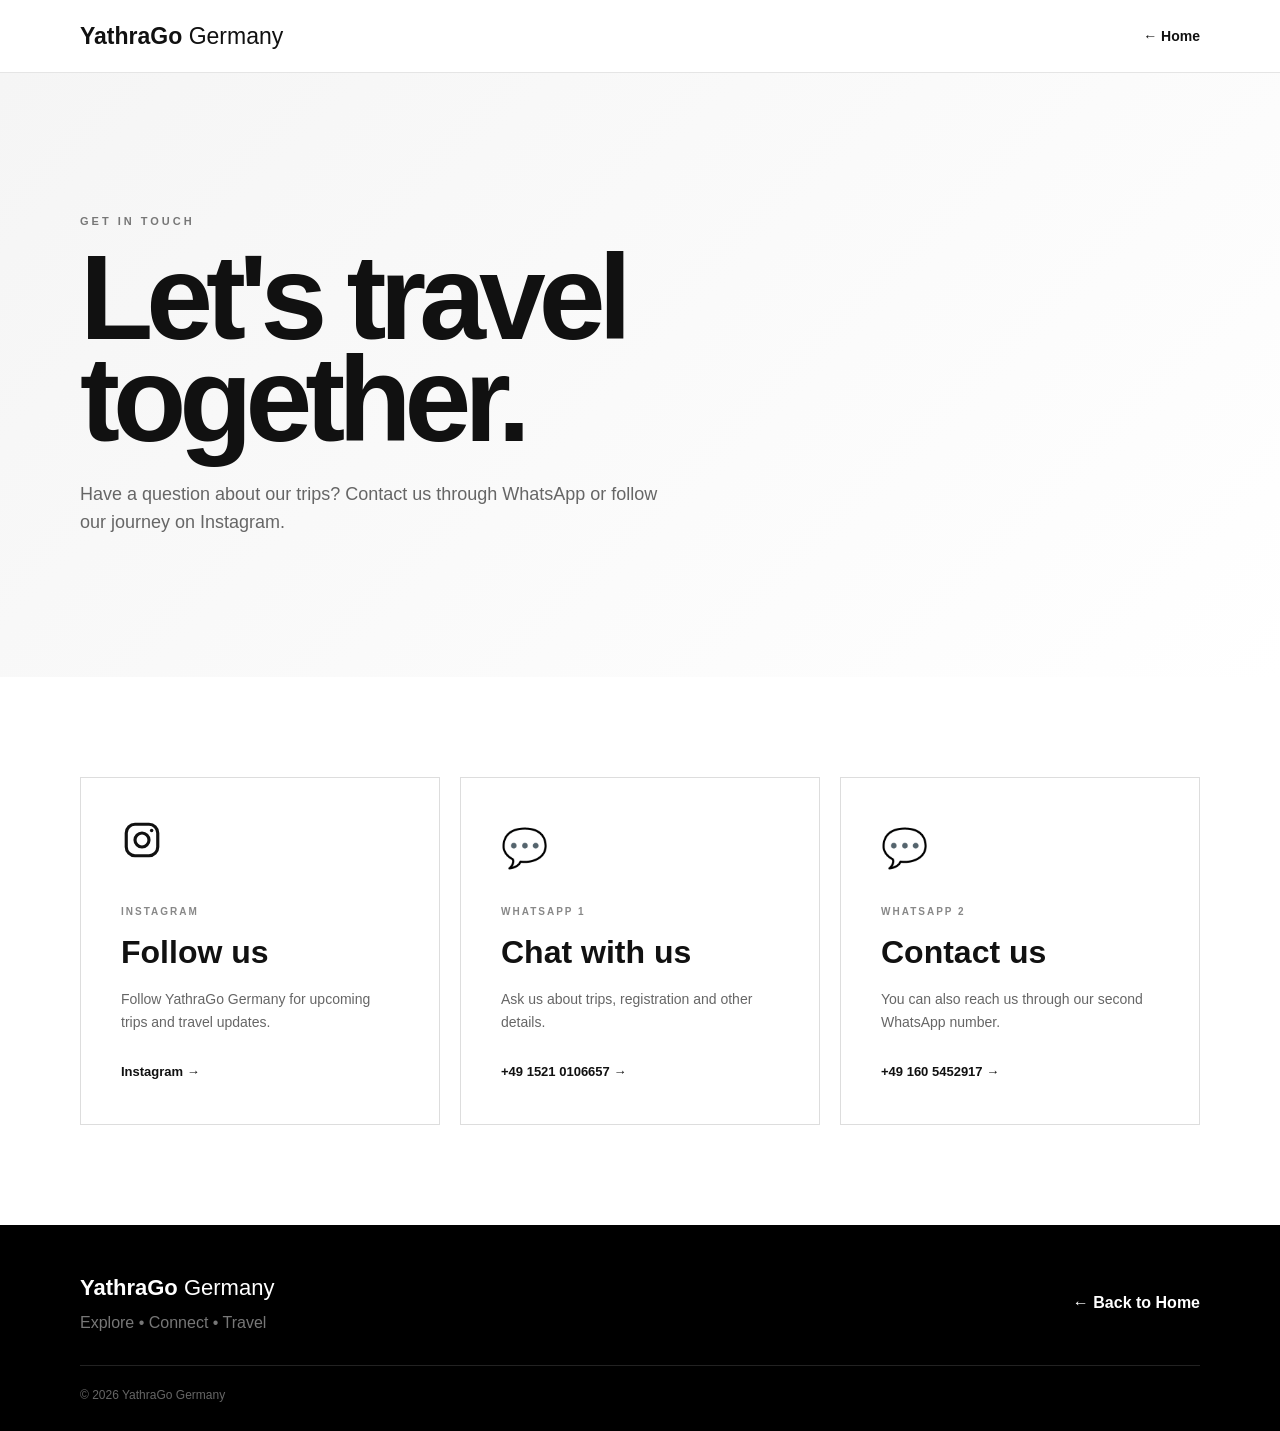
<file: contact.html>
<!DOCTYPE html>
<html lang="en">
<head>

    <meta charset="UTF-8">

    <meta name="viewport"
          content="width=device-width, initial-scale=1.0">

    <title>Contact | YathraGo Germany</title>

    <link rel="stylesheet" href="style.css">

</head>

<body class="contact-page">


<!-- =========================
     HEADER
========================= -->

<header class="site-header">

    <div class="nav-container">

        <a href="index.html" class="logo">
            YathraGo <span>Germany</span>
        </a>

        <a href="index.html" class="back-link">
            ← Home
        </a>

    </div>

</header>


<!-- =========================
     CONTACT HERO
========================= -->

<section class="contact-hero">

    <div class="content-container">

        <div class="section-label">
            GET IN TOUCH
        </div>

        <h1>
            Let's travel<br>
            together.
        </h1>

        <p>
            Have a question about our trips?
            Contact us through WhatsApp or follow
            our journey on Instagram.
        </p>

    </div>

</section>


<!-- =========================
     CONTACT OPTIONS
========================= -->

<section class="contact-options">

    <div class="content-container">

        <div class="contact-grid">


            <!-- INSTAGRAM -->

            <a
                href="https://www.instagram.com/yathrago_germany/"
                target="_blank"
                rel="noopener"
                class="contact-card">

                <div class="contact-icon instagram-icon">
    <svg viewBox="0 0 24 24" aria-hidden="true">
        <rect x="3" y="3" width="18" height="18" rx="5"></rect>
        <circle cx="12" cy="12" r="4"></circle>
        <circle cx="17.5" cy="6.5" r="1"></circle>
    </svg>
</div>

                <div class="contact-label">
                    INSTAGRAM
                </div>

                <h2>
                    Follow us
                </h2>

                <p>
                    Follow YathraGo Germany for
                    upcoming trips and travel updates.
                </p>

                <span>
                    Instagram →
                </span>

            </a>


            <!-- WHATSAPP 1 -->

            <a
                href="https://wa.me/4915210106657"
                target="_blank"
                rel="noopener"
                class="contact-card">

                <div class="contact-icon">
                    💬
                </div>

                <div class="contact-label">
                    WHATSAPP 1
                </div>

                <h2>
                    Chat with us
                </h2>

                <p>
                    Ask us about trips, registration
                    and other details.
                </p>

                <span>
                    +49 1521 0106657 →
                </span>

            </a>


            <!-- WHATSAPP 2 -->

            <a
                href="https://wa.me/491605452917"
                target="_blank"
                rel="noopener"
                class="contact-card">

                <div class="contact-icon">
                    💬
                </div>

                <div class="contact-label">
                    WHATSAPP 2
                </div>

                <h2>
                    Contact us
                </h2>

                <p>
                    You can also reach us through
                    our second WhatsApp number.
                </p>

                <span>
                    +49 160 5452917 →
                </span>

            </a>


        </div>

    </div>

</section>


<!-- =========================
     FOOTER
========================= -->

<footer class="site-footer">

    <div class="footer-container">

        <div>

            <div class="footer-logo">
                YathraGo <span>Germany</span>
            </div>

            <p>
                Explore • Connect • Travel
            </p>

        </div>

        <a href="index.html">
            ← Back to Home
        </a>

    </div>

    <div class="copyright">
        © 2026 YathraGo Germany
    </div>

</footer>


</body>
</html>
</file>
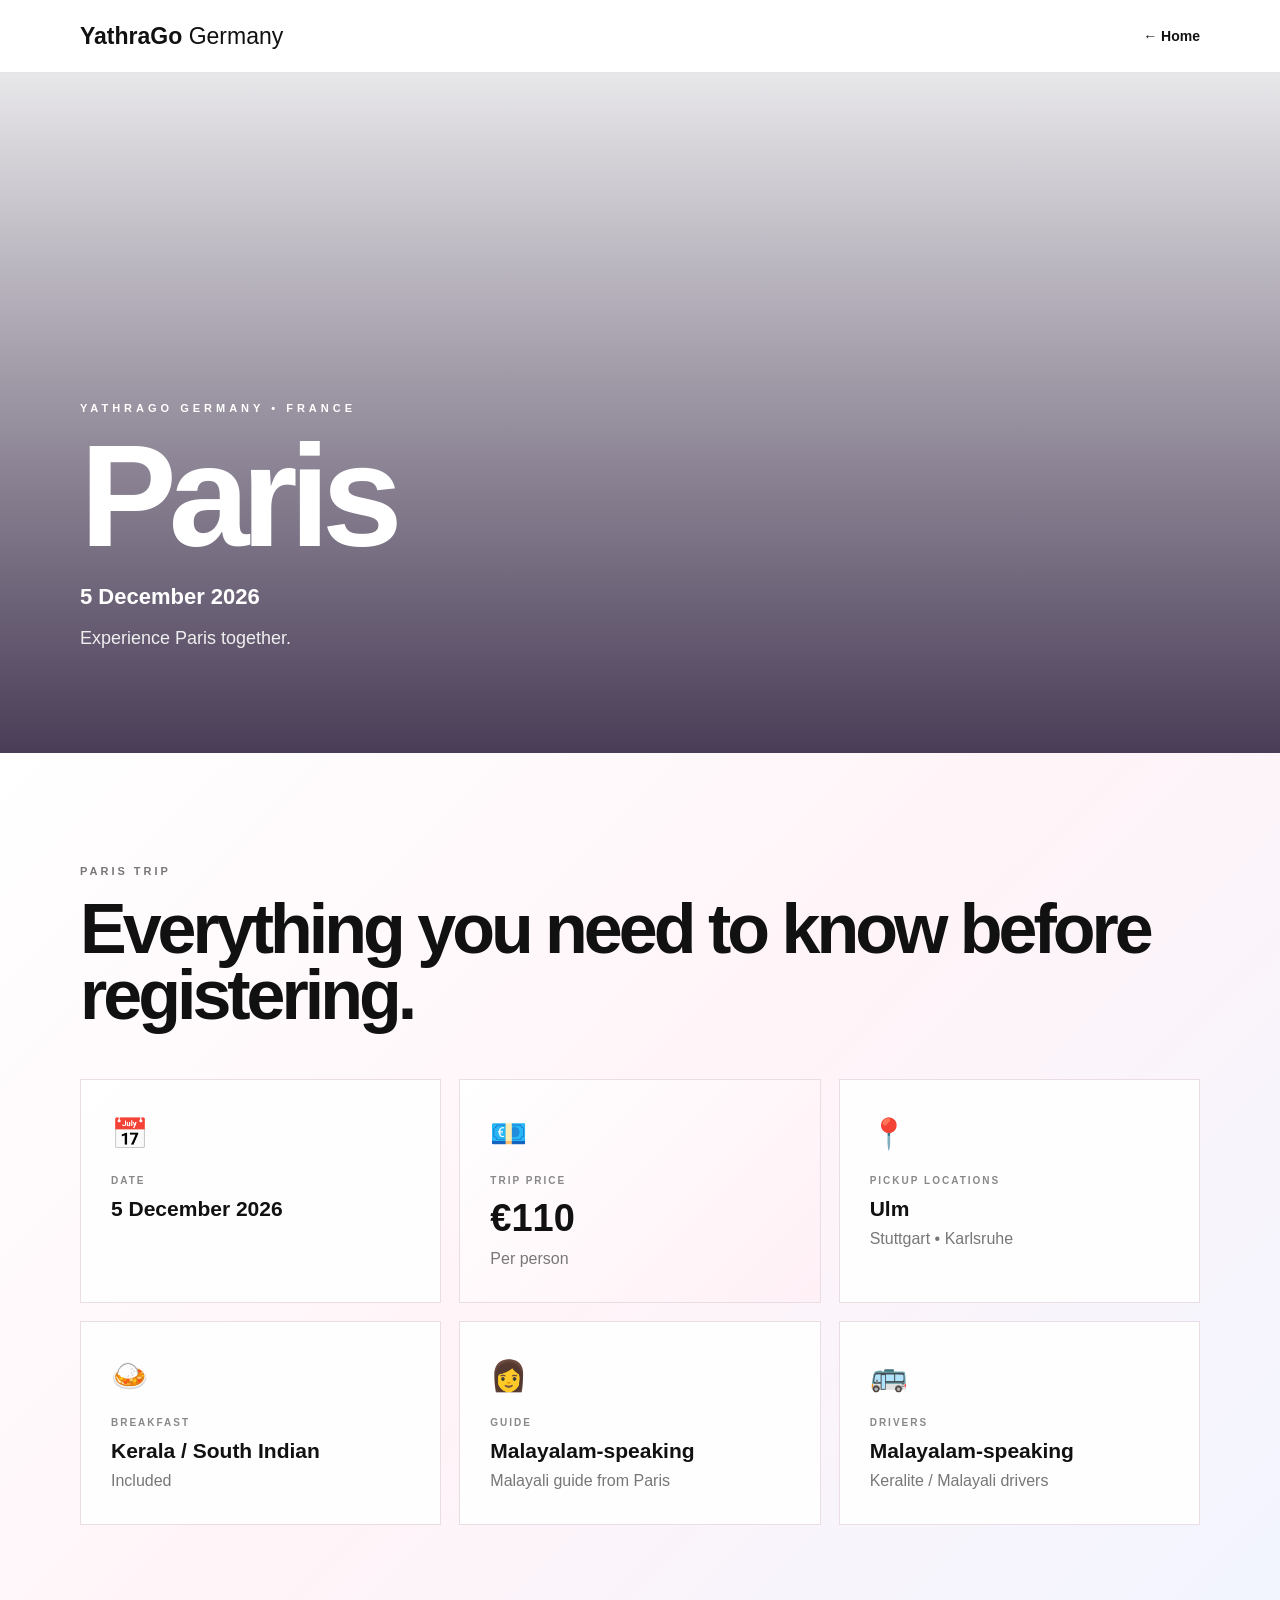
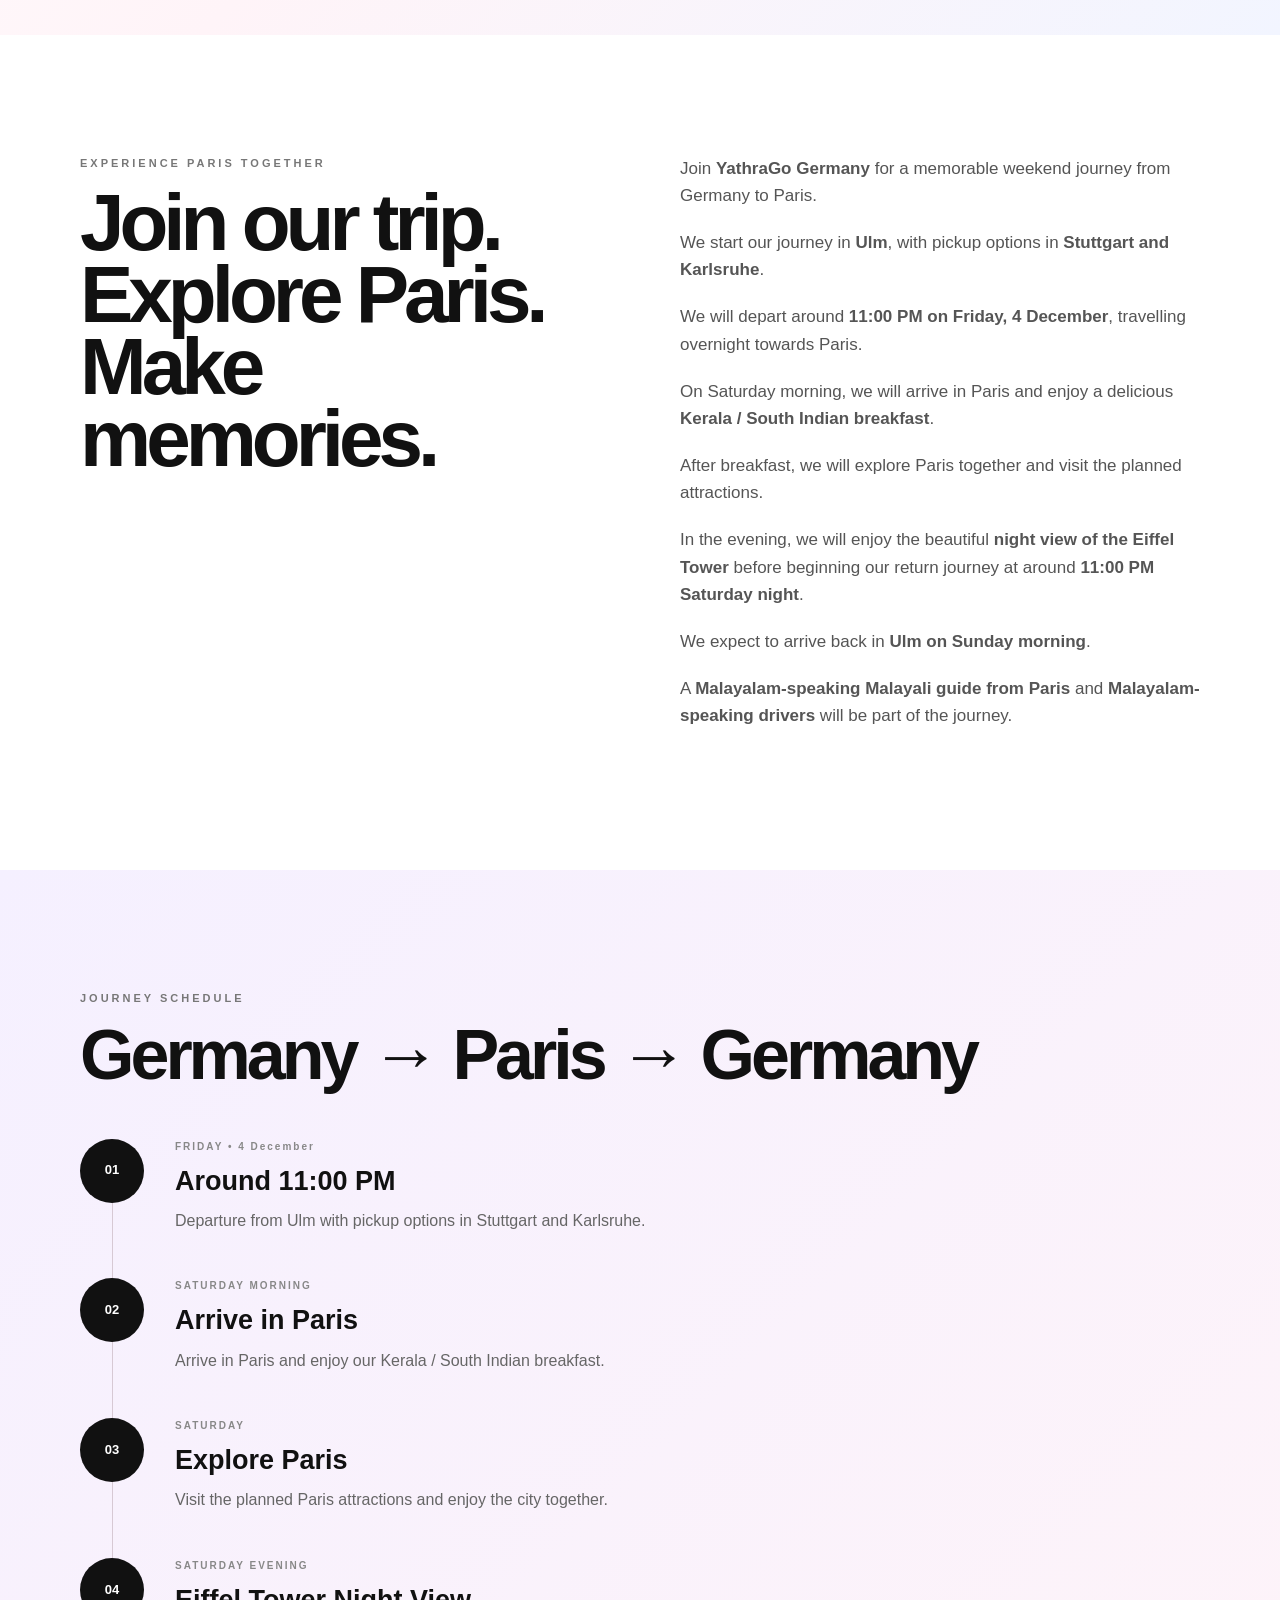
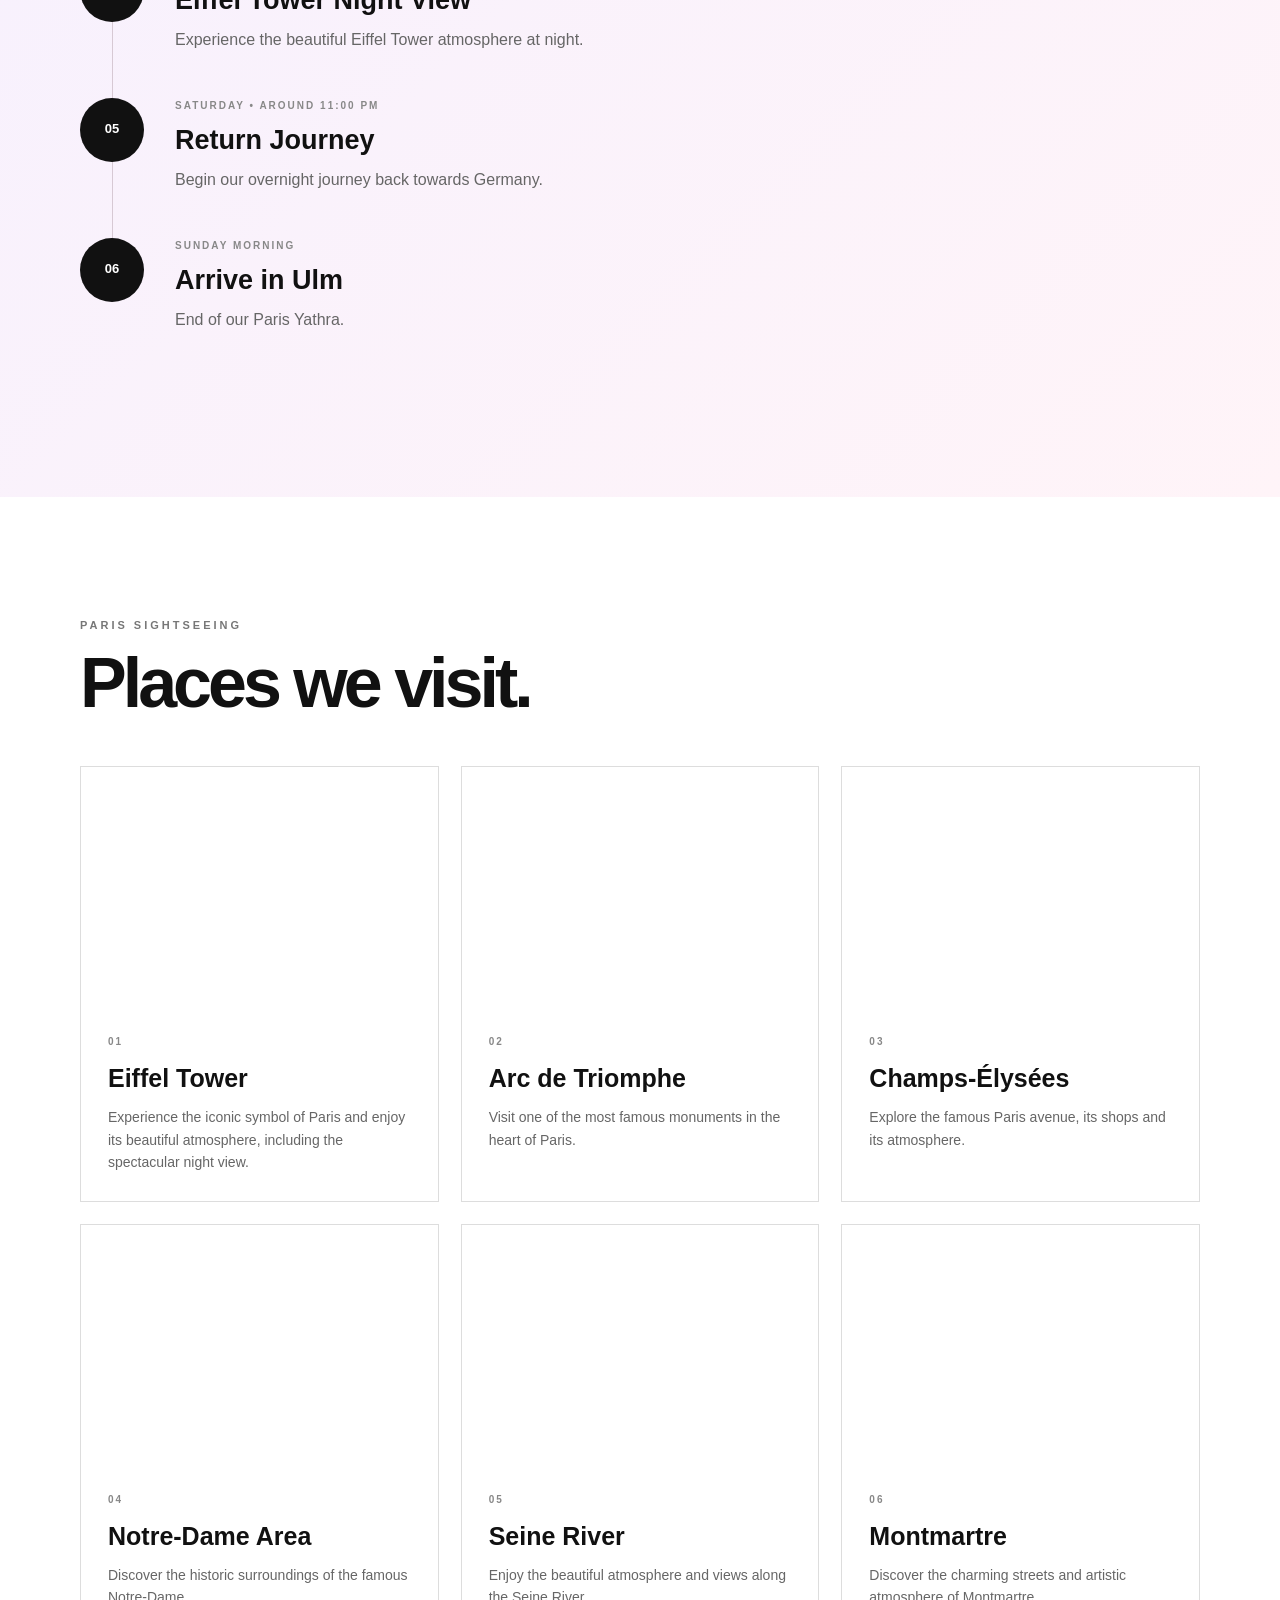
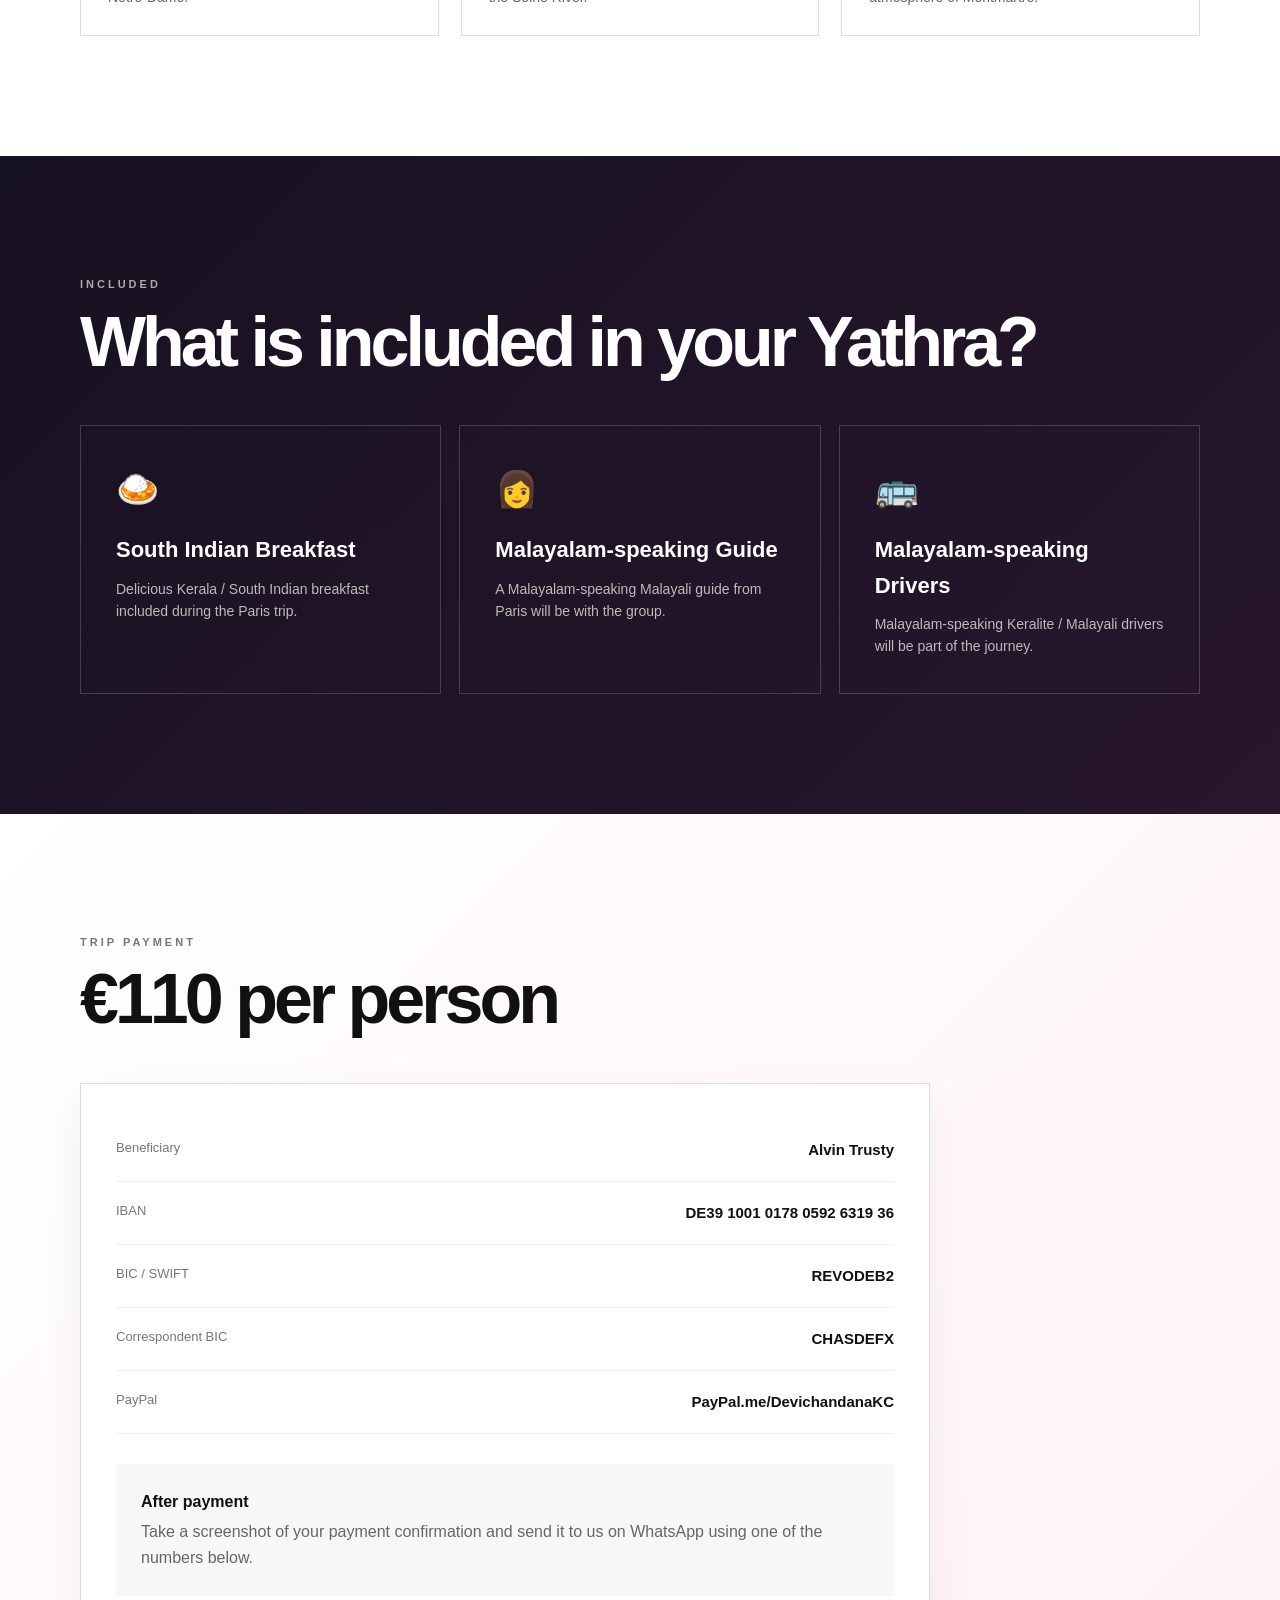
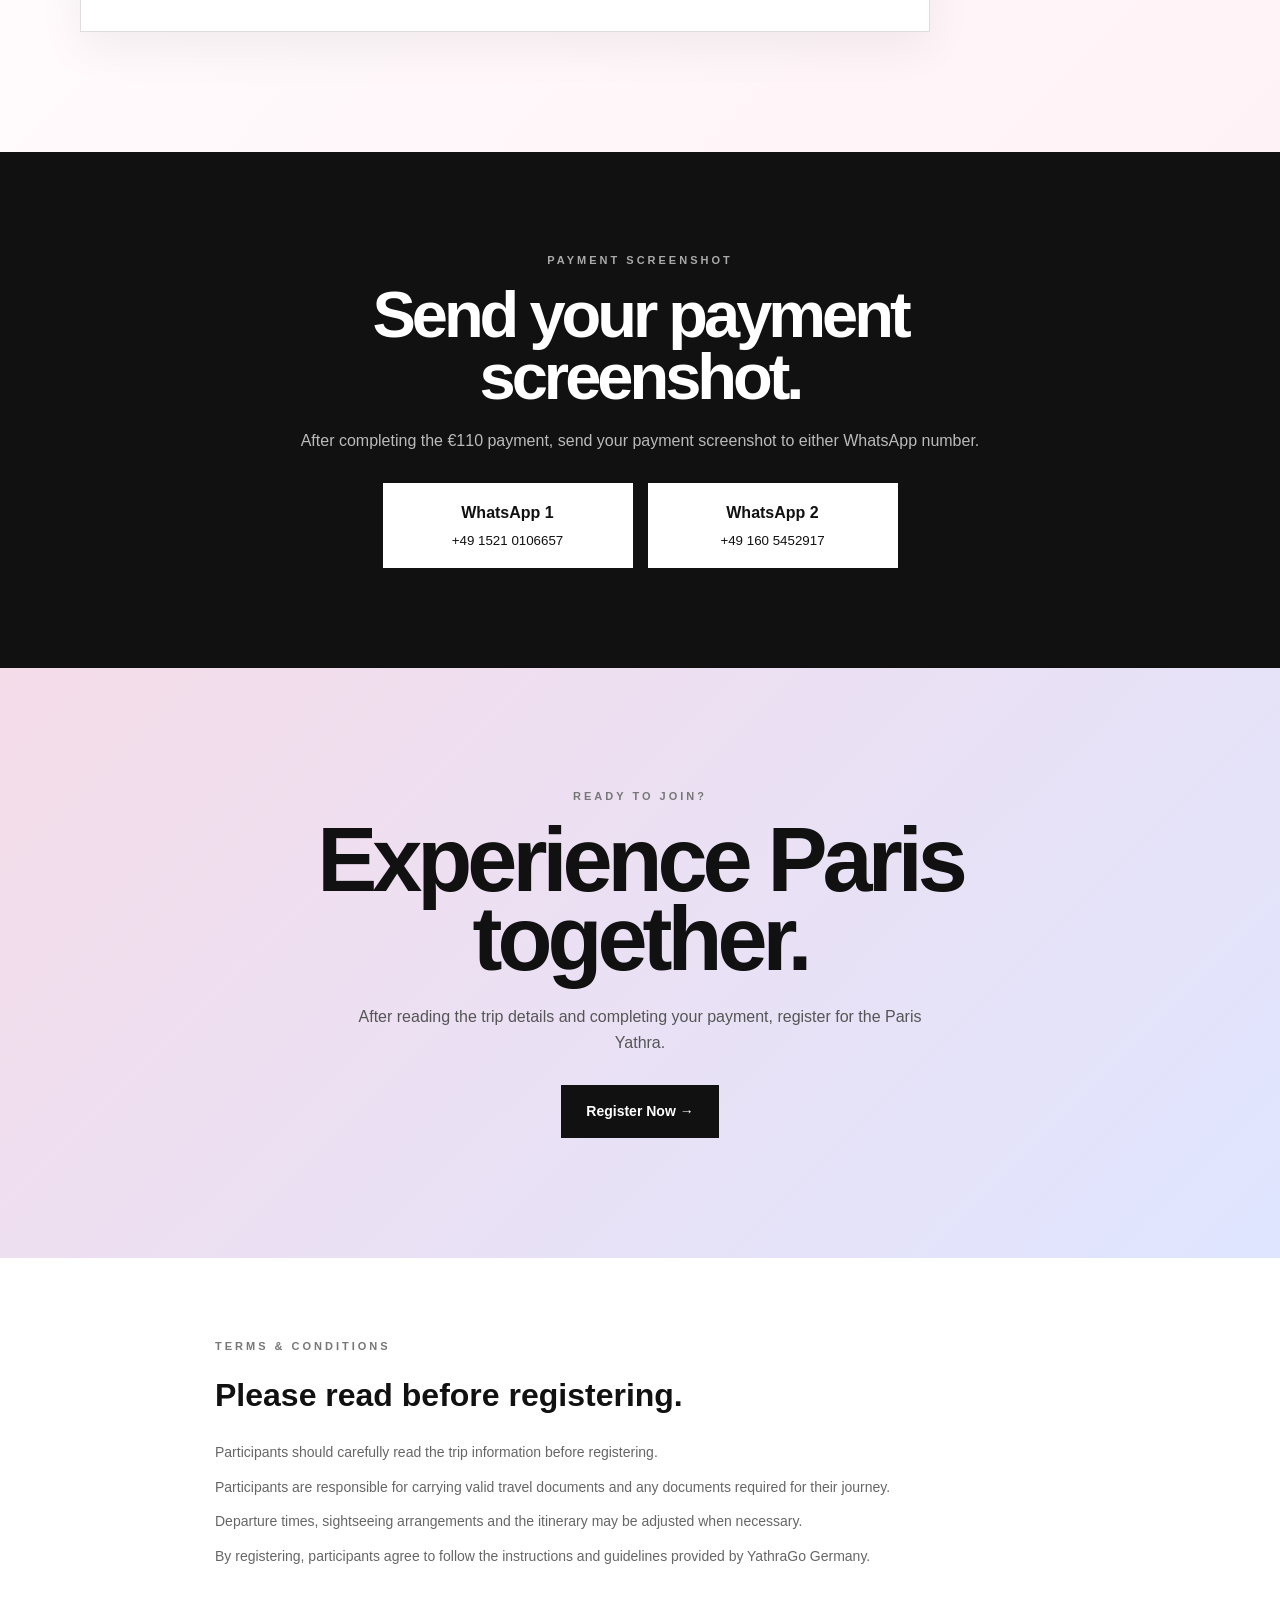
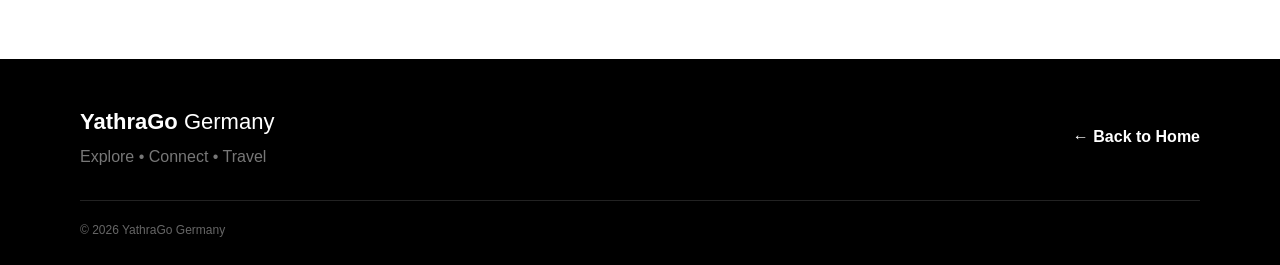
<file: paris.html>
<!DOCTYPE html>
<html lang="en">
<head>

    <meta charset="UTF-8">

    <meta name="viewport"
          content="width=device-width, initial-scale=1.0">

    <title>Paris Yathra | YathraGo Germany</title>

    <meta name="description"
          content="YathraGo Germany Paris Yathra on 5 December 2026. €110 per person.">

    <link rel="stylesheet" href="style.css">

</head>

<body class="paris-page">


<!-- =========================
     HEADER
========================= -->

<header class="site-header paris-header">

    <div class="nav-container">

        <a href="index.html" class="logo">
            YathraGo <span>Germany</span>
        </a>

        <a href="index.html" class="back-link">
            ← Home
        </a>

    </div>

</header>


<!-- =========================
     PARIS HERO
========================= -->

<section class="paris-hero">

    <div class="paris-hero-overlay"></div>

    <div class="paris-hero-content">

        <div class="eyebrow">
            YATHRAGO GERMANY • FRANCE
        </div>

        <h1>
            Paris
        </h1>

        <div class="paris-date">
            5 December 2026
        </div>

        <p>
            Experience Paris together.
        </p>

    </div>

</section>


<!-- =========================
     QUICK DETAILS
========================= -->

<section class="paris-details">

    <div class="content-container">

        <div class="section-label">
            PARIS TRIP
        </div>

        <h2 class="section-heading">
            Everything you need to know
            before registering.
        </h2>


        <div class="paris-info-grid">


            <div class="info-card">

                <div class="info-icon">📅</div>

                <div class="info-label">
                    DATE
                </div>

                <h3>
                    5 December 2026
                </h3>

            </div>


            <div class="info-card price-card">

                <div class="info-icon">💶</div>

                <div class="info-label">
                    TRIP PRICE
                </div>

                <h3>
                    €110
                </h3>

                <p>
                    Per person
                </p>

            </div>


            <div class="info-card">

                <div class="info-icon">📍</div>

                <div class="info-label">
                    PICKUP LOCATIONS
                </div>

                <h3>
                    Ulm
                </h3>

                <p>
                    Stuttgart • Karlsruhe
                </p>

            </div>


            <div class="info-card">

                <div class="info-icon">🍛</div>

                <div class="info-label">
                    BREAKFAST
                </div>

                <h3>
                    Kerala / South Indian
                </h3>

                <p>
                    Included
                </p>

            </div>


            <div class="info-card">

                <div class="info-icon">👩</div>

                <div class="info-label">
                    GUIDE
                </div>

                <h3>
                    Malayalam-speaking
                </h3>

                <p>
                    Malayali guide from Paris
                </p>

            </div>


            <div class="info-card">

                <div class="info-icon">🚌</div>

                <div class="info-label">
                    DRIVERS
                </div>

                <h3>
                    Malayalam-speaking
                </h3>

                <p>
                    Keralite / Malayali drivers
                </p>

            </div>


        </div>

    </div>

</section>


<!-- =========================
     EXPERIENCE
========================= -->

<section class="paris-experience">

    <div class="content-container">

        <div class="two-column">

            <div>

                <div class="section-label">
                    EXPERIENCE PARIS TOGETHER
                </div>

                <h2 class="large-heading">
                    Join our trip.<br>
                    Explore Paris.<br>
                    Make memories.
                </h2>

            </div>


            <div class="text-column">

                <p>
                    Join <strong>YathraGo Germany</strong> for
                    a memorable weekend journey from Germany
                    to Paris.
                </p>

                <p>
                    We start our journey in
                    <strong>Ulm</strong>, with pickup options
                    in <strong>Stuttgart and Karlsruhe</strong>.
                </p>

                <p>
                    We will depart around
                    <strong>11:00 PM on Friday,
                    4 December</strong>, travelling overnight
                    towards Paris.
                </p>

                <p>
                    On Saturday morning, we will arrive in Paris
                    and enjoy a delicious
                    <strong>Kerala / South Indian breakfast</strong>.
                </p>

                <p>
                    After breakfast, we will explore Paris
                    together and visit the planned attractions.
                </p>

                <p>
                    In the evening, we will enjoy the beautiful
                    <strong>night view of the Eiffel Tower</strong>
                    before beginning our return journey at around
                    <strong>11:00 PM Saturday night</strong>.
                </p>

                <p>
                    We expect to arrive back in
                    <strong>Ulm on Sunday morning</strong>.
                </p>

                <p>
                    A <strong>Malayalam-speaking Malayali guide
                    from Paris</strong> and
                    <strong>Malayalam-speaking drivers</strong>
                    will be part of the journey.
                </p>

            </div>

        </div>

    </div>

</section>


<!-- =========================
     SCHEDULE
========================= -->

<section class="schedule-section">

    <div class="content-container">

        <div class="section-label">
            JOURNEY SCHEDULE
        </div>

        <h2 class="section-heading">
            Germany → Paris → Germany
        </h2>


        <div class="timeline">


            <div class="timeline-item">

                <div class="timeline-number">
                    01
                </div>

                <div>

                    <div class="timeline-date">
                        FRIDAY • 4 December
                    </div>

                    <h3>
                        Around 11:00 PM
                    </h3>

                    <p>
                        Departure from Ulm with pickup
                        options in Stuttgart and Karlsruhe.
                    </p>

                </div>

            </div>


            <div class="timeline-item">

                <div class="timeline-number">
                    02
                </div>

                <div>

                    <div class="timeline-date">
                        SATURDAY MORNING
                    </div>

                    <h3>
                        Arrive in Paris
                    </h3>

                    <p>
                        Arrive in Paris and enjoy our
                        Kerala / South Indian breakfast.
                    </p>

                </div>

            </div>


            <div class="timeline-item">

                <div class="timeline-number">
                    03
                </div>

                <div>

                    <div class="timeline-date">
                        SATURDAY
                    </div>

                    <h3>
                        Explore Paris
                    </h3>

                    <p>
                        Visit the planned Paris attractions
                        and enjoy the city together.
                    </p>

                </div>

            </div>


            <div class="timeline-item">

                <div class="timeline-number">
                    04
                </div>

                <div>

                    <div class="timeline-date">
                        SATURDAY EVENING
                    </div>

                    <h3>
                        Eiffel Tower Night View
                    </h3>

                    <p>
                        Experience the beautiful Eiffel Tower
                        atmosphere at night.
                    </p>

                </div>

            </div>


            <div class="timeline-item">

                <div class="timeline-number">
                    05
                </div>

                <div>

                    <div class="timeline-date">
                        SATURDAY • AROUND 11:00 PM
                    </div>

                    <h3>
                        Return Journey
                    </h3>

                    <p>
                        Begin our overnight journey back
                        towards Germany.
                    </p>

                </div>

            </div>


            <div class="timeline-item">

                <div class="timeline-number">
                    06
                </div>

                <div>

                    <div class="timeline-date">
                        SUNDAY MORNING
                    </div>

                    <h3>
                        Arrive in Ulm
                    </h3>

                    <p>
                        End of our Paris Yathra.
                    </p>

                </div>

            </div>


        </div>

    </div>

</section>


<!-- =========================
     PLACES
========================= -->

<section class="places-section">

    <div class="content-container">

        <div class="section-label">
            PARIS SIGHTSEEING
        </div>

        <h2 class="section-heading">
            Places we visit.
        </h2>


        <div class="places-grid">


            <!-- 01 EIFFEL TOWER -->

            <article class="place-card">

                <div class="place-photo eiffel-photo"></div>

                <div class="place-content">

                    <div class="place-number">
                        01
                    </div>

                    <h3>
                        Eiffel Tower
                    </h3>

                    <p>
                        Experience the iconic symbol of Paris
                        and enjoy its beautiful atmosphere,
                        including the spectacular night view.
                    </p>

                </div>

            </article>


            <!-- 02 ARC DE TRIOMPHE -->

            <article class="place-card">

                <div class="place-photo arc-photo"></div>

                <div class="place-content">

                    <div class="place-number">
                        02
                    </div>

                    <h3>
                        Arc de Triomphe
                    </h3>

                    <p>
                        Visit one of the most famous monuments
                        in the heart of Paris.
                    </p>

                </div>

            </article>


            <!-- 03 CHAMPS ELYSEES -->

            <article class="place-card">

                <div class="place-photo champs-photo"></div>

                <div class="place-content">

                    <div class="place-number">
                        03
                    </div>

                    <h3>
                        Champs-Élysées
                    </h3>

                    <p>
                        Explore the famous Paris avenue,
                        its shops and its atmosphere.
                    </p>

                </div>

            </article>


            <!-- 04 NOTRE DAME -->

            <article class="place-card">

                <div class="place-photo notre-dame-photo"></div>

                <div class="place-content">

                    <div class="place-number">
                        04
                    </div>

                    <h3>
                        Notre-Dame Area
                    </h3>

                    <p>
                        Discover the historic surroundings
                        of the famous Notre-Dame.
                    </p>

                </div>

            </article>


            <!-- 05 SEINE -->

            <article class="place-card">

                <div class="place-photo seine-photo"></div>

                <div class="place-content">

                    <div class="place-number">
                        05
                    </div>

                    <h3>
                        Seine River
                    </h3>

                    <p>
                        Enjoy the beautiful atmosphere and
                        views along the Seine River.
                    </p>

                </div>

            </article>


            <!-- 06 MONTMARTRE -->

            <article class="place-card">

                <div class="place-photo montmartre-photo"></div>

                <div class="place-content">

                    <div class="place-number">
                        06
                    </div>

                    <h3>
                        Montmartre
                    </h3>

                    <p>
                        Discover the charming streets and
                        artistic atmosphere of Montmartre.
                    </p>

                </div>

            </article>


        </div>

    </div>

</section>


<!-- =========================
     INCLUDED
========================= -->

<section class="included-section">

    <div class="content-container">

        <div class="section-label">
            INCLUDED
        </div>

        <h2 class="section-heading">
            What is included in your Yathra?
        </h2>


        <div class="included-grid">


            <div class="included-card">

                <div class="included-icon">
                    🍛
                </div>

                <h3>
                    South Indian Breakfast
                </h3>

                <p>
                    Delicious Kerala / South Indian
                    breakfast included during the Paris trip.
                </p>

            </div>


            <div class="included-card">

                <div class="included-icon">
                    👩
                </div>

                <h3>
                    Malayalam-speaking Guide
                </h3>

                <p>
                    A Malayalam-speaking Malayali guide
                    from Paris will be with the group.
                </p>

            </div>


            <div class="included-card">

                <div class="included-icon">
                    🚌
                </div>

                <h3>
                    Malayalam-speaking Drivers
                </h3>

                <p>
                    Malayalam-speaking Keralite / Malayali
                    drivers will be part of the journey.
                </p>

            </div>


        </div>

    </div>

</section>


<!-- =========================
     PAYMENT
========================= -->

<section class="payment-section">

    <div class="content-container">

        <div class="section-label">
            TRIP PAYMENT
        </div>

        <h2 class="section-heading">
            €110 per person
        </h2>


        <div class="payment-box">


            <div class="payment-row">

                <span>
                    Beneficiary
                </span>

                <strong>
                    Alvin Trusty
                </strong>

            </div>


            <div class="payment-row">

                <span>
                    IBAN
                </span>

                <strong>
                    DE39 1001 0178 0592 6319 36
                </strong>

            </div>


            <div class="payment-row">

                <span>
                    BIC / SWIFT
                </span>

                <strong>
                    REVODEB2
                </strong>

            </div>


            <div class="payment-row">

                <span>
                    Correspondent BIC
                </span>

                <strong>
                    CHASDEFX
                </strong>

            </div>
            <div class="payment-row">
    <span>PayPal</span>
    <strong>
        <a href="https://www.paypal.me/DevichandanaKC"
           target="_blank"
           rel="noopener">
            PayPal.me/DevichandanaKC
        </a>
    </strong>
</div>


            <div class="payment-after">

                <strong>
                    After payment
                </strong>

                <p>
                    Take a screenshot of your payment
                    confirmation and send it to us on
                    WhatsApp using one of the numbers below.
                </p>

            </div>


        </div>

    </div>

</section>


<!-- =========================
     WHATSAPP
========================= -->

<section class="whatsapp-section">

    <div class="content-container">

        <div class="whatsapp-box">

            <div class="section-label">
                PAYMENT SCREENSHOT
            </div>

            <h2>
                Send your payment screenshot.
            </h2>

            <p>
                After completing the €110 payment,
                send your payment screenshot to either
                WhatsApp number.
            </p>


            <div class="whatsapp-buttons">


                <a
                    href="https://wa.me/4915210106657"
                    target="_blank"
                    rel="noopener"
                    class="whatsapp-button">

                    WhatsApp 1

                    <small>
                        +49 1521 0106657
                    </small>

                </a>


                <a
                    href="https://wa.me/491605452917"
                    target="_blank"
                    rel="noopener"
                    class="whatsapp-button">

                    WhatsApp 2

                    <small>
                        +49 160 5452917
                    </small>

                </a>


            </div>

        </div>

    </div>

</section>


<!-- =========================
     REGISTER
========================= -->

<section class="register-section">

    <div class="content-container">

        <div class="register-box">

            <div class="section-label">
                READY TO JOIN?
            </div>

            <h2>
                Experience Paris<br>
                together.
            </h2>

            <p>
                After reading the trip details and
                completing your payment, register
                for the Paris Yathra.
            </p>


            <a
                href="https://forms.cloud.microsoft/r/U9EHR7jcQT"
                target="_blank"
                rel="noopener"
                class="register-button">

                Register Now →

            </a>

        </div>

    </div>

</section>


<!-- =========================
     TERMS
========================= -->

<section class="terms-section">

    <div class="content-container">

        <div class="terms-box">

            <div class="section-label">
                TERMS & CONDITIONS
            </div>

            <h2>
                Please read before registering.
            </h2>

            <p>
                Participants should carefully read the
                trip information before registering.
            </p>

            <p>
                Participants are responsible for carrying
                valid travel documents and any documents
                required for their journey.
            </p>

            <p>
                Departure times, sightseeing arrangements
                and the itinerary may be adjusted when
                necessary.
            </p>

            <p>
                By registering, participants agree to follow
                the instructions and guidelines provided by
                YathraGo Germany.
            </p>

        </div>

    </div>

</section>


<!-- =========================
     FOOTER
========================= -->

<footer class="site-footer">

    <div class="footer-container">

        <div>

            <div class="footer-logo">
                YathraGo <span>Germany</span>
            </div>

            <p>
                Explore • Connect • Travel
            </p>

        </div>

        <a href="index.html">
            ← Back to Home
        </a>

    </div>

    <div class="copyright">
        © 2026 YathraGo Germany
    </div>

</footer>


</body>
</html>
</file>
<file: style.css>
/* =========================================================
   YATHRAGO GERMANY
   COMPLETE WEBSITE CSS
========================================================= */


/* =========================
   RESET
========================= */

* {
    margin: 0;
    padding: 0;
    box-sizing: border-box;
}

html {
    scroll-behavior: smooth;
}

body {
    font-family:
        Arial,
        Helvetica,
        sans-serif;

    background: #fff;
    color: #111;

    line-height: 1.6;
}

img {
    max-width: 100%;
    display: block;
}

a {
    color: inherit;
    text-decoration: none;
}

button,
a {
    -webkit-tap-highlight-color: transparent;
}


/* =========================
   GLOBAL
========================= */

.content-container {
    width: min(1120px, 90%);
    margin: 0 auto;
}

.nav-container {
    width: min(1120px, 90%);
    margin: 0 auto;

    display: flex;
    align-items: center;
    justify-content: space-between;
}

.section-label {
    font-size: 11px;
    font-weight: 900;
    letter-spacing: 3px;
    color: #777;
    margin-bottom: 15px;
}

.section-heading {
    font-size: clamp(42px, 6vw, 70px);
    line-height: .95;
    letter-spacing: -4px;
    margin-bottom: 50px;
}

.large-heading {
    font-size: clamp(48px, 7vw, 80px);
    line-height: .9;
    letter-spacing: -5px;
}

.two-column {
    display: grid;
    grid-template-columns: 1fr 1fr;
    gap: 80px;
}

.text-column {
    color: #555;
    font-size: 17px;
}

.text-column p {
    margin-bottom: 20px;
}


/* =========================
   HEADER
========================= */

.site-header {
    background: #fff;
    border-bottom: 1px solid #e5e5e5;

    position: sticky;
    top: 0;
    z-index: 1000;
}

.nav-container {
    min-height: 72px;
}

.logo {
    font-size: 23px;
    font-weight: 900;
}

.logo span {
    font-weight: 400;
}

.navigation {
    display: flex;
    gap: 28px;
}

.navigation a,
.back-link {
    font-size: 14px;
    font-weight: 700;
}

.navigation a:hover,
.back-link:hover {
    opacity: .55;
}


/* =========================
   HOME HERO
========================= */

.home-hero {
    min-height: 720px;

    position: relative;

    display: flex;
    align-items: flex-end;

    background-image:
        url("https://images.unsplash.com/photo-1500530855697-b586d89ba3ee?auto=format&fit=crop&w=2000&q=85");

    background-size: cover;
    background-position: center;
}

.hero-overlay {
    position: absolute;
    inset: 0;

    background:
        linear-gradient(
            to bottom,
            rgba(0,0,0,.08),
            rgba(0,0,0,.78)
        );
}

.home-hero-content {
    position: relative;
    z-index: 2;

    width: min(1120px, 90%);
    margin: 0 auto;

    padding: 90px 0;

    color: #fff;
}

.eyebrow {
    font-size: 11px;
    font-weight: 900;
    letter-spacing: 4px;
    margin-bottom: 20px;
}

.home-hero h1 {
    font-size: clamp(60px, 10vw, 120px);
    line-height: .86;
    letter-spacing: -7px;
    margin-bottom: 30px;
}

.home-hero p {
    max-width: 620px;
    font-size: 18px;
    color: #eee;
    margin-bottom: 30px;
}

.main-button,
.dark-button,
.register-button {
    display: inline-block;

    padding: 15px 25px;

    background: #fff;
    color: #111;

    font-size: 14px;
    font-weight: 900;
}

.main-button:hover,
.register-button:hover {
    background: #ddd;
}


/* =========================
   HOME ABOUT
========================= */

.home-section {
    padding: 120px 0;
    background: #fff;
}

.home-section .two-column {
    align-items: start;
}


/* =========================
   TRIPS
========================= */

.trips-section {
    padding: 120px 0;
    background: #f5f5f5;
}

.trip-grid {
    display: grid;
    grid-template-columns: repeat(2, 1fr);
    gap: 25px;
}

.trip-card {
    background: #fff;
    border: 1px solid #ddd;
}

.trip-image {
    height: 350px;
    position: relative;

    background-size: cover;
    background-position: center;
}

.paris-image {
    background-image:
        url("https://images.unsplash.com/photo-1502602898657-3e91760cbb34?auto=format&fit=crop&w=1200&q=90");
}

.amsterdam-image {
    background-image:
        url("https://images.unsplash.com/photo-1534351590666-13e3e96b5017?auto=format&fit=crop&w=1200&q=85");
}

.trip-location {
    position: absolute;
    left: 20px;
    top: 20px;

    padding: 8px 12px;

    background: #fff;

    font-size: 10px;
    font-weight: 900;
    letter-spacing: 1px;
}

.trip-content {
    padding: 30px;
}

.trip-date {
    font-size: 10px;
    font-weight: 900;
    color: #777;
    letter-spacing: 2px;
}

.trip-content h3 {
    font-size: 42px;
    line-height: 1;
    margin: 10px 0 15px;
}

.trip-content p {
    color: #666;
    margin-bottom: 25px;
}

.trip-bottom {
    display: flex;
    align-items: center;
    justify-content: space-between;
    gap: 15px;

    padding-top: 20px;
    border-top: 1px solid #eee;
}

.text-link {
    font-size: 13px;
    font-weight: 900;
}

.text-link:hover {
    text-decoration: underline;
}

.disabled {
    color: #999;
}


/* =========================
   HOME MESSAGE
========================= */

.home-message {
    padding: 120px 0;
}

.message-box {
    background: #111;
    color: #fff;

    padding: 80px;
}

.message-box .section-label {
    color: #999;
}

.message-box h2 {
    font-size: clamp(45px, 7vw, 85px);
    line-height: .9;
    letter-spacing: -5px;
    margin-bottom: 25px;
}

.message-box p {
    color: #bbb;
    margin-bottom: 30px;
}

.dark-button {
    background: #fff;
}


/* =========================================================
   PARIS PAGE
========================================================= */


/* =========================
   PARIS HERO
========================= */

.paris-hero {
    min-height: 680px;

    position: relative;

    display: flex;
    align-items: flex-end;

    background-image:
        url("https://images.unsplash.com/photo-1502602898657-3e91760cbb34?auto=format&fit=crop&w=1200&q=90");

    background-size: cover;
    background-position: center;
}

.paris-hero-overlay {
    position: absolute;
    inset: 0;

    background:
        linear-gradient(
            to bottom,
            rgba(26,18,45,.10),
            rgba(28,12,45,.80)
        );
}
.instagram-icon svg {
    width: 42px;
    height: 42px;
    fill: none;
    stroke: currentColor;
    stroke-width: 1.8;
}

.instagram-icon svg circle:last-child {
    fill: currentColor;
    stroke: none;
}

.paris-hero-content {
    position: relative;
    z-index: 2;

    width: min(1120px, 90%);
    margin: 0 auto;

    padding: 100px 0;

    color: #fff;
}

.paris-hero h1 {
    font-size: clamp(70px, 12vw, 145px);
    line-height: .8;
    letter-spacing: -8px;
    margin-bottom: 25px;
}

.paris-date {
    font-size: 22px;
    font-weight: 800;
}

.paris-hero-content p {
    margin-top: 10px;
    color: #eee;
    font-size: 18px;
}


/* =========================
   PARIS DETAILS
========================= */

.paris-details {
    padding: 110px 0;

    background:
        linear-gradient(
            135deg,
            #fff 0%,
            #fff4f8 50%,
            #f2f5ff 100%
        );
}

.paris-info-grid {
    display: grid;
    grid-template-columns: repeat(3, 1fr);
    gap: 18px;
}

.info-card {
    background: rgba(255,255,255,.9);
    border: 1px solid #eadde4;

    padding: 30px;

    min-height: 190px;
}

.info-card:hover {
    transform: translateY(-3px);
    transition: .2s;
}

.info-icon {
    font-size: 30px;
    margin-bottom: 15px;
}

.info-label {
    font-size: 10px;
    color: #888;
    letter-spacing: 2px;
    font-weight: 900;
    margin-bottom: 7px;
}

.info-card h3 {
    font-size: 21px;
    line-height: 1.2;
}

.info-card p {
    color: #777;
    margin-top: 5px;
}

.price-card {
    background:
        linear-gradient(
            135deg,
            #fff,
            #fff0f6
        );
}

.price-card h3 {
    font-size: 38px;
}


/* =========================
   EXPERIENCE
========================= */

.paris-experience {
    padding: 120px 0;
    background: #fff;
}


/* =========================
   SCHEDULE
========================= */

.schedule-section {
    padding: 120px 0;

    background:
        linear-gradient(
            135deg,
            #f5f0ff,
            #fff4f8
        );
}

.timeline {
    max-width: 850px;
}

.timeline-item {
    display: grid;
    grid-template-columns: 70px 1fr;
    gap: 25px;

    padding: 0 0 45px;

    position: relative;
}

.timeline-item:not(:last-child)::after {
    content: "";

    position: absolute;

    left: 32px;
    top: 52px;
    bottom: 0;

    width: 1px;

    background: #d7c9d4;
}

.timeline-number {
    width: 64px;
    height: 64px;

    border-radius: 50%;

    display: flex;
    align-items: center;
    justify-content: center;

    background: #111;
    color: #fff;

    font-weight: 900;
    font-size: 13px;

    position: relative;
    z-index: 2;
}

.timeline-date {
    font-size: 10px;
    color: #888;
    font-weight: 900;
    letter-spacing: 2px;
    margin-bottom: 5px;
}

.timeline-item h3 {
    font-size: 27px;
    margin-bottom: 5px;
}

.timeline-item p {
    color: #666;
}


/* =========================
   PLACES
========================= */

.places-section {
    padding: 120px 0;
    background: #fff;
}

.places-grid {
    display: grid;
    grid-template-columns: repeat(3, 1fr);
    gap: 22px;
}

.place-card {
    background: #fff;
    border: 1px solid #ddd;
    overflow: hidden;
}

.place-photo {
    height: 240px;

    background-size: cover;
    background-position: center;
}

.eiffel-photo {
    background-image:
        url("https://images.unsplash.com/photo-1502602898657-3e91760cbb34?auto=format&fit=crop&w=1200&q=90");
}

.arc-photo {
    background-image:
        url("https://images.unsplash.com/photo-1508057198894-247b23fe5ade?auto=format&fit=crop&w=1200&q=90");
}

.champs-photo {
    background-image:
        url("https://images.unsplash.com/photo-1499856871958-5b9627545d1a?auto=format&fit=crop&w=1200&q=90");
}

.notre-dame-photo {
    background-image:
        url("https://images.unsplash.com/photo-1478391679764-b2d8b3cd1e94?auto=format&fit=crop&w=1200&q=90");
}

.seine-photo {
    background-image:
        url("https://images.unsplash.com/photo-1503917988258-f87a78e3c995?auto=format&fit=crop&w=1200&q=90");
}

.montmartre-photo {
    background-image:
        url("https://images.unsplash.com/photo-1499856871958-5b9627545d1a?auto=format&fit=crop&w=1200&q=90");
}

.place-content {
    padding: 27px;
}

.place-number {
    font-size: 10px;
    color: #888;
    font-weight: 900;
    letter-spacing: 2px;
}

.place-content h3 {
    font-size: 25px;
    margin: 8px 0;
}

.place-content p {
    color: #666;
    font-size: 14px;
}


/* =========================
   INCLUDED
========================= */

.included-section {
    padding: 120px 0;

    background:
        linear-gradient(
            135deg,
            #171222,
            #28162c
        );

    color: #fff;
}

.included-section .section-label {
    color: #aaa;
}

.included-grid {
    display: grid;
    grid-template-columns: repeat(3, 1fr);
    gap: 18px;
}

.included-card {
    padding: 35px;
    border: 1px solid rgba(255,255,255,.18);
}

.included-icon {
    font-size: 35px;
    margin-bottom: 15px;
}

.included-card h3 {
    font-size: 22px;
    margin-bottom: 10px;
}

.included-card p {
    color: #bbb;
    font-size: 14px;
}


/* =========================
   PAYMENT
========================= */

.payment-section {
    padding: 120px 0;

    background:
        linear-gradient(
            135deg,
            #fff,
            #fff2f7
        );
}

.payment-box {
    max-width: 850px;

    background: #fff;

    border: 1px solid #ddd;

    padding: 35px;

    box-shadow:
        0 15px 45px rgba(0,0,0,.06);
}

.payment-row {
    display: flex;
    justify-content: space-between;
    gap: 30px;

    padding: 19px 0;

    border-bottom: 1px solid #eee;
}

.payment-row span {
    color: #777;
    font-size: 13px;
}

.payment-row strong {
    text-align: right;
    font-size: 15px;
}

.payment-after {
    margin-top: 30px;
    padding: 25px;

    background: #f7f7f7;
}

.payment-after strong {
    display: block;
    margin-bottom: 5px;
}

.payment-after p {
    color: #666;
}


/* =========================
   WHATSAPP
========================= */

.whatsapp-section {
    padding: 100px 0;
    background: #111;
    color: #fff;
}

.whatsapp-box {
    text-align: center;
    max-width: 800px;
    margin: auto;
}

.whatsapp-box .section-label {
    color: #aaa;
}

.whatsapp-box h2 {
    font-size: clamp(40px, 6vw, 65px);
    line-height: .95;
    letter-spacing: -4px;
    margin-bottom: 20px;
}

.whatsapp-box p {
    color: #bbb;
}

.whatsapp-buttons {
    display: flex;
    justify-content: center;
    gap: 15px;
    flex-wrap: wrap;

    margin-top: 30px;
}

.whatsapp-button {
    display: block;

    min-width: 250px;

    padding: 17px 25px;

    background: #fff;
    color: #111;

    font-weight: 900;
}

.whatsapp-button:hover {
    background: #25d366;
    color: #fff;
}

.whatsapp-button small {
    display: block;
    margin-top: 4px;
    font-weight: 400;
}


/* =========================
   REGISTER
========================= */

.register-section {
    padding: 120px 0;

    background:
        linear-gradient(
            135deg,
            #f5dce9,
            #dfe5ff
        );
}

.register-box {
    text-align: center;
    max-width: 850px;
    margin: auto;
}

.register-box h2 {
    font-size: clamp(50px, 8vw, 90px);
    line-height: .88;
    letter-spacing: -5px;
    margin-bottom: 25px;
}

.register-box p {
    max-width: 600px;
    margin: 0 auto 30px;
    color: #555;
}

.register-button {
    background: #111;
    color: #fff;
}

.register-button:hover {
    background: #333;
}


/* =========================
   TERMS
========================= */

.terms-section {
    padding: 80px 0;
    background: #fff;
}

.terms-box {
    max-width: 850px;
    margin: auto;
}

.terms-box h2 {
    font-size: 32px;
    margin-bottom: 20px;
}

.terms-box p {
    color: #666;
    font-size: 14px;
    margin-bottom: 12px;
}


/* =========================================================
   CONTACT PAGE
========================================================= */

.contact-hero {
    padding: 140px 0;

    background:
        linear-gradient(
            135deg,
            #f5f5f5,
            #fff
        );
}

.contact-hero h1 {
    font-size: clamp(65px, 11vw, 120px);
    line-height: .85;
    letter-spacing: -7px;
    margin-bottom: 30px;
}

.contact-hero p {
    max-width: 600px;
    color: #666;
    font-size: 18px;
}

.contact-options {
    padding: 100px 0;
}

.contact-grid {
    display: grid;
    grid-template-columns: repeat(3, 1fr);
    gap: 20px;
}

.contact-card {
    display: block;

    padding: 40px;

    border: 1px solid #ddd;

    transition: .2s;
}

.contact-card:hover {
    transform: translateY(-5px);
    border-color: #111;
}

.contact-icon {
    font-size: 38px;
    margin-bottom: 25px;
}

.contact-label {
    font-size: 10px;
    color: #888;
    letter-spacing: 2px;
    font-weight: 900;
}

.contact-card h2 {
    font-size: 32px;
    margin: 7px 0 10px;
}

.contact-card p {
    color: #666;
    font-size: 14px;
    margin-bottom: 25px;
}

.contact-card span {
    font-size: 13px;
    font-weight: 900;
}


/* =========================
   FOOTER
========================= */

.site-footer {
    background: #000;
    color: #fff;

    padding: 45px 0 25px;
}

.footer-container {
    width: min(1120px, 90%);
    margin: auto;

    display: flex;
    align-items: center;
    justify-content: space-between;
    gap: 30px;
}

.footer-logo {
    font-size: 22px;
    font-weight: 900;
}

.footer-logo span {
    font-weight: 400;
}

.footer-container p {
    color: #777;
    margin-top: 5px;
}

.footer-container > a {
    font-weight: 700;
}

.copyright {
    width: min(1120px, 90%);
    margin: 30px auto 0;

    padding-top: 20px;

    border-top: 1px solid #222;

    color: #666;

    font-size: 12px;
}


/* =========================================================
   MOBILE
========================================================= */

@media (max-width: 850px) {

    .navigation {
        gap: 15px;
    }

    .two-column {
        grid-template-columns: 1fr;
        gap: 45px;
    }

    .trip-grid {
        grid-template-columns: 1fr;
    }

    .paris-info-grid {
        grid-template-columns: 1fr 1fr;
    }

    .places-grid {
        grid-template-columns: 1fr 1fr;
    }

    .included-grid {
        grid-template-columns: 1fr;
    }

    .contact-grid {
        grid-template-columns: 1fr;
    }

    .message-box {
        padding: 50px 30px;
    }

}


@media (max-width: 600px) {

    .nav-container {
        min-height: 64px;
    }

    .logo {
        font-size: 19px;
    }

    .navigation a:nth-child(1),
    .navigation a:nth-child(2) {
        display: none;
    }

    .home-hero {
        min-height: 650px;
    }

    .home-hero h1 {
        letter-spacing: -4px;
    }

    .home-section,
    .trips-section,
    .home-message,
    .paris-details,
    .paris-experience,
    .schedule-section,
    .places-section,
    .included-section,
    .payment-section,
    .register-section {
        padding: 80px 0;
    }

    .paris-info-grid {
        grid-template-columns: 1fr;
    }

    .places-grid {
        grid-template-columns: 1fr;
    }

    .place-photo {
        height: 250px;
    }

    .payment-row {
        flex-direction: column;
        gap: 5px;
    }

    .payment-row strong {
        text-align: left;
    }

    .whatsapp-buttons {
        flex-direction: column;
    }

    .whatsapp-button {
        width: 100%;
    }

    .timeline-item {
        grid-template-columns: 55px 1fr;
        gap: 18px;
    }

    .timeline-number {
        width: 52px;
        height: 52px;
    }

    .timeline-item:not(:last-child)::after {
        left: 25px;
    }

    .footer-container {
        flex-direction: column;
        align-items: flex-start;
    }

    .contact-hero {
        padding: 100px 0;
    }

    .contact-hero h1 {
        letter-spacing: -4px;
    }

}
.paris-image {
    position: relative;
    overflow: hidden;
}

.paris-image img {
    width: 100%;
    height: 100%;
    object-fit: cover;
    display: block;
}
</file>
